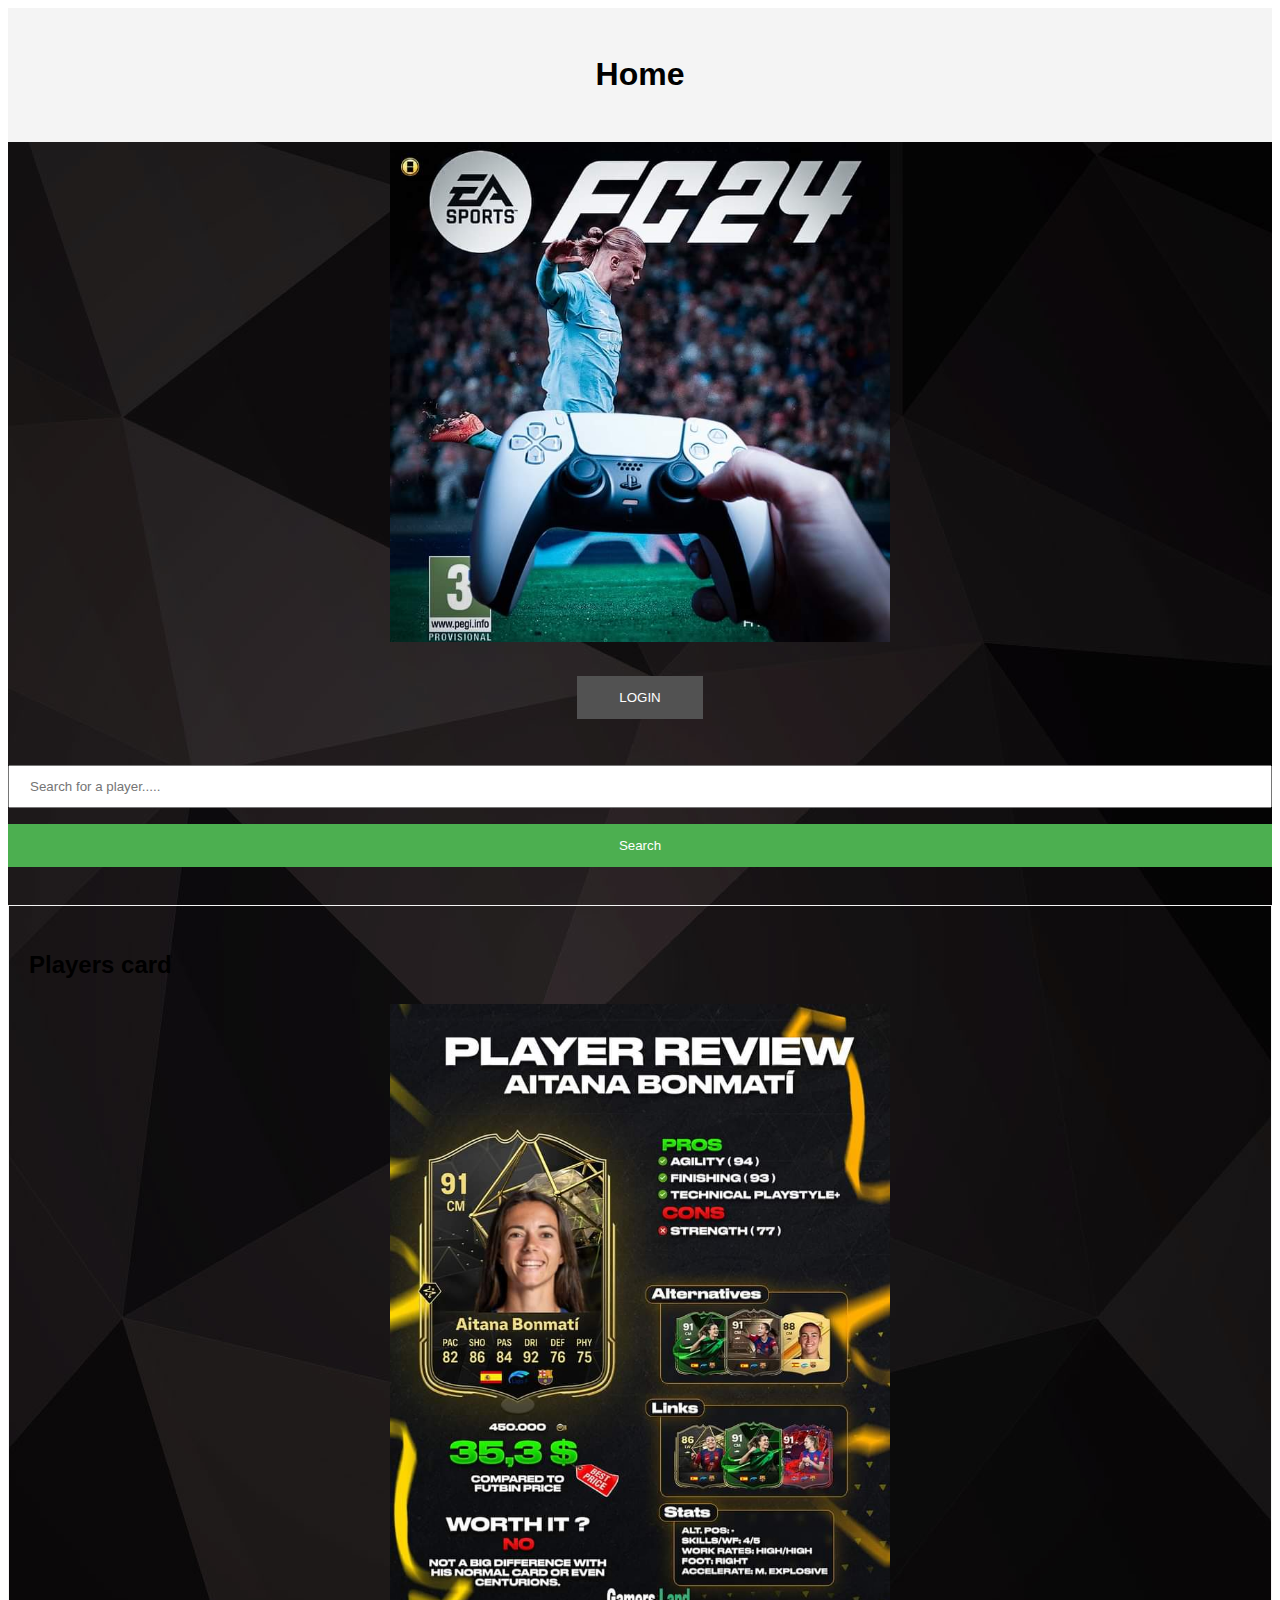
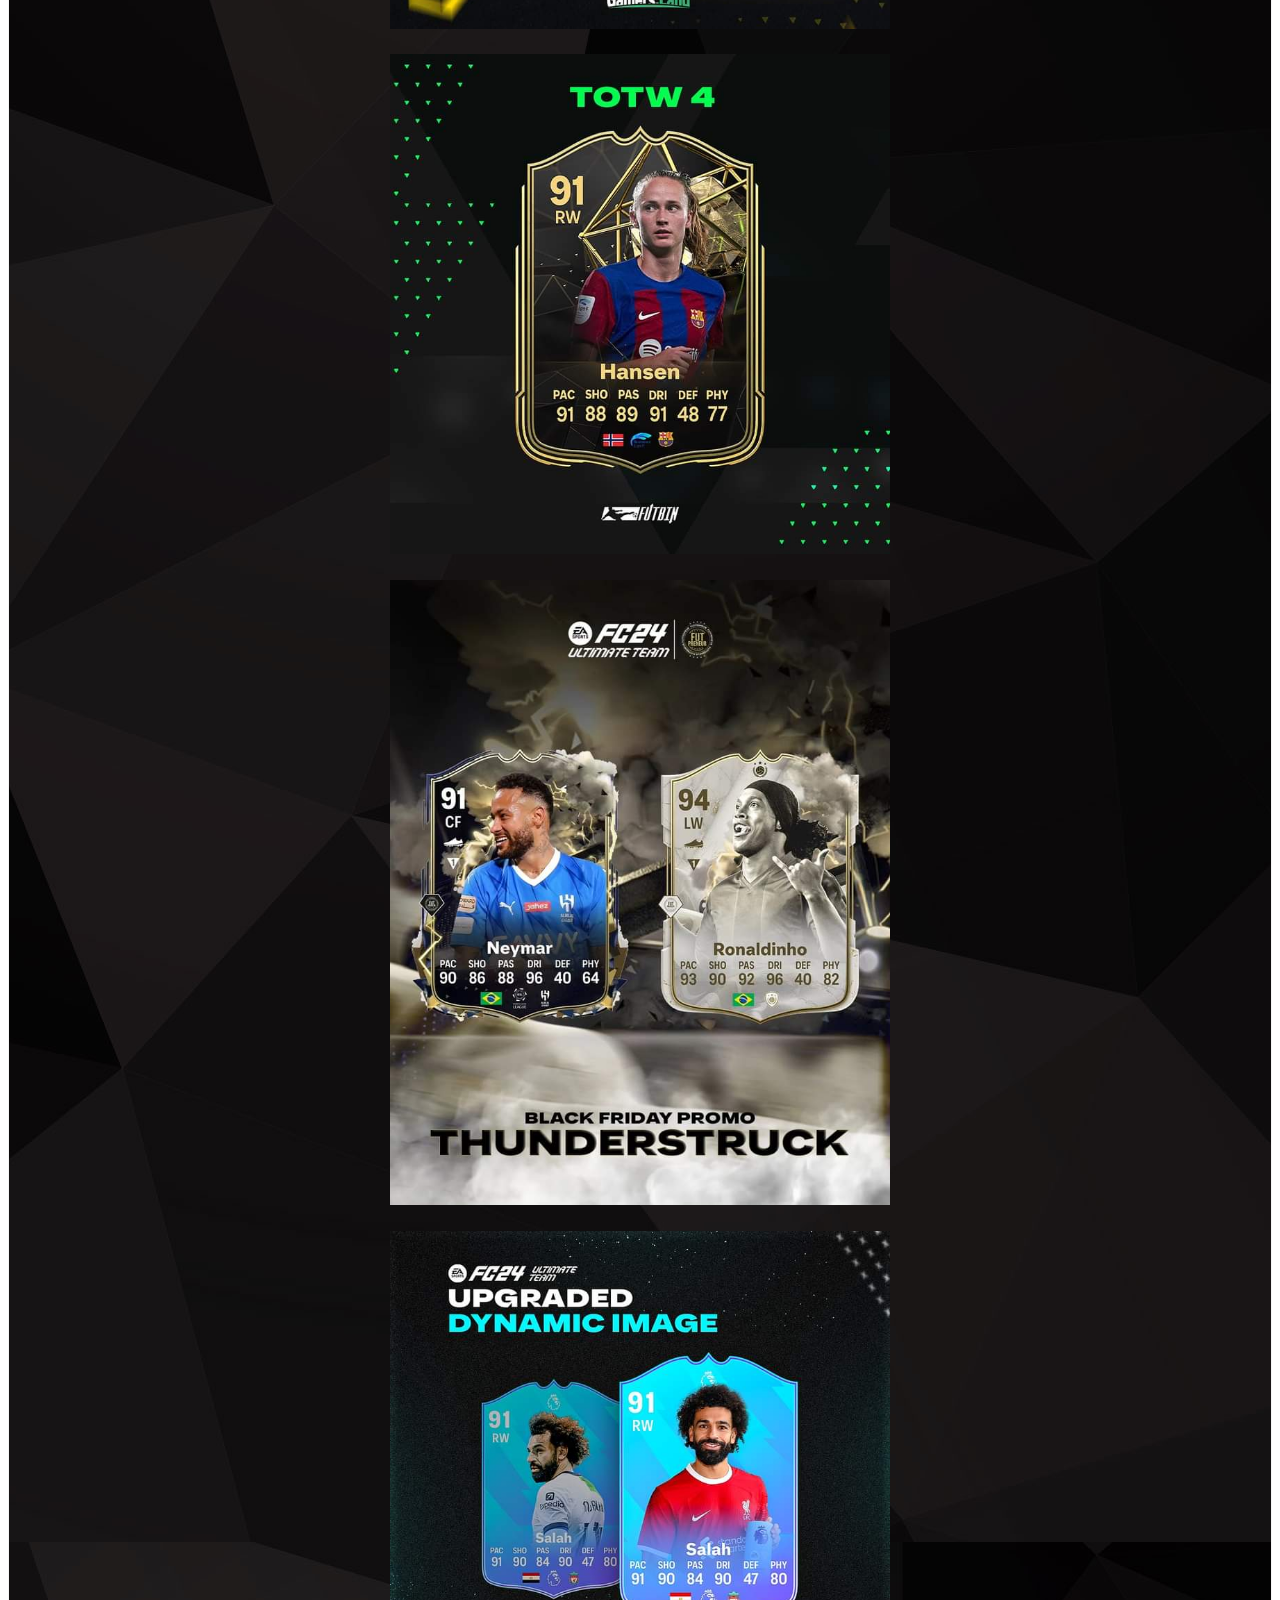
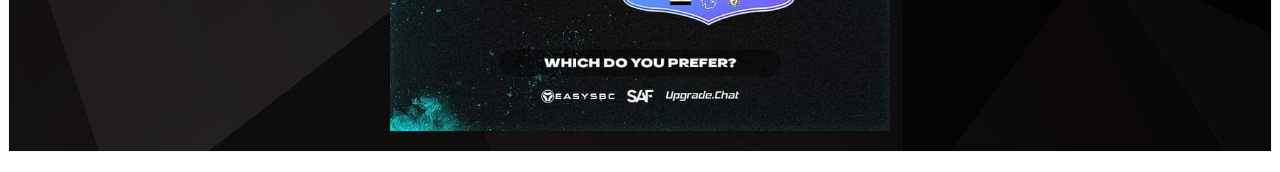
<file: index.html>
<!DOCTYPE html>
<html>

<head>
    <title>Home</title>
    <link rel="stylesheet" href="style.css">
</head>

<body>
    <header>
        <h1>Home</h1>
    </header>

    <main style="background-image: url('images/textured-metal-background.jpg');">

        <img src="images/main.jpeg" width="200">
        <br />
        <a href="log_in.html">
            <button type="submit" style="
                    background-color: #525252;
                    color: white;
                    padding: 14px 20px;
                    margin: 8px 0;
                    border: none;
                    cursor: pointer;
                    width: 10%;
                ">LOGIN</button></a>
        <section class="search">
            <form>
                <input type="text" placeholder="Search for a player.....">
                <button type="submit">Search</button>
            </form>
        </section>

        <section class="latest-news">
            <h2>Players card</h2>
            <!-- players content here -->

            <a href="player_1.html">
                <img src="images/bon.jpeg" width="200">
            </a>

            <br />

            <a href="Player_2.html">
                <img src="images/hasan.jpeg" width="200">
            </a>

            <br />

            <a href="Player_3.html">
                <img src="images/neymar.jpeg" width="200">
            </a>

            <br />

            <a href="Player_4.html">
                <img src="images/salah.jpeg" width="200">
            </a>
        </section>
    </main>
    <script>
        let userName = prompt("Enter your name:");
        window.alert("welcome" + " " +userName )

    </script>

</body>

</html>
</file>
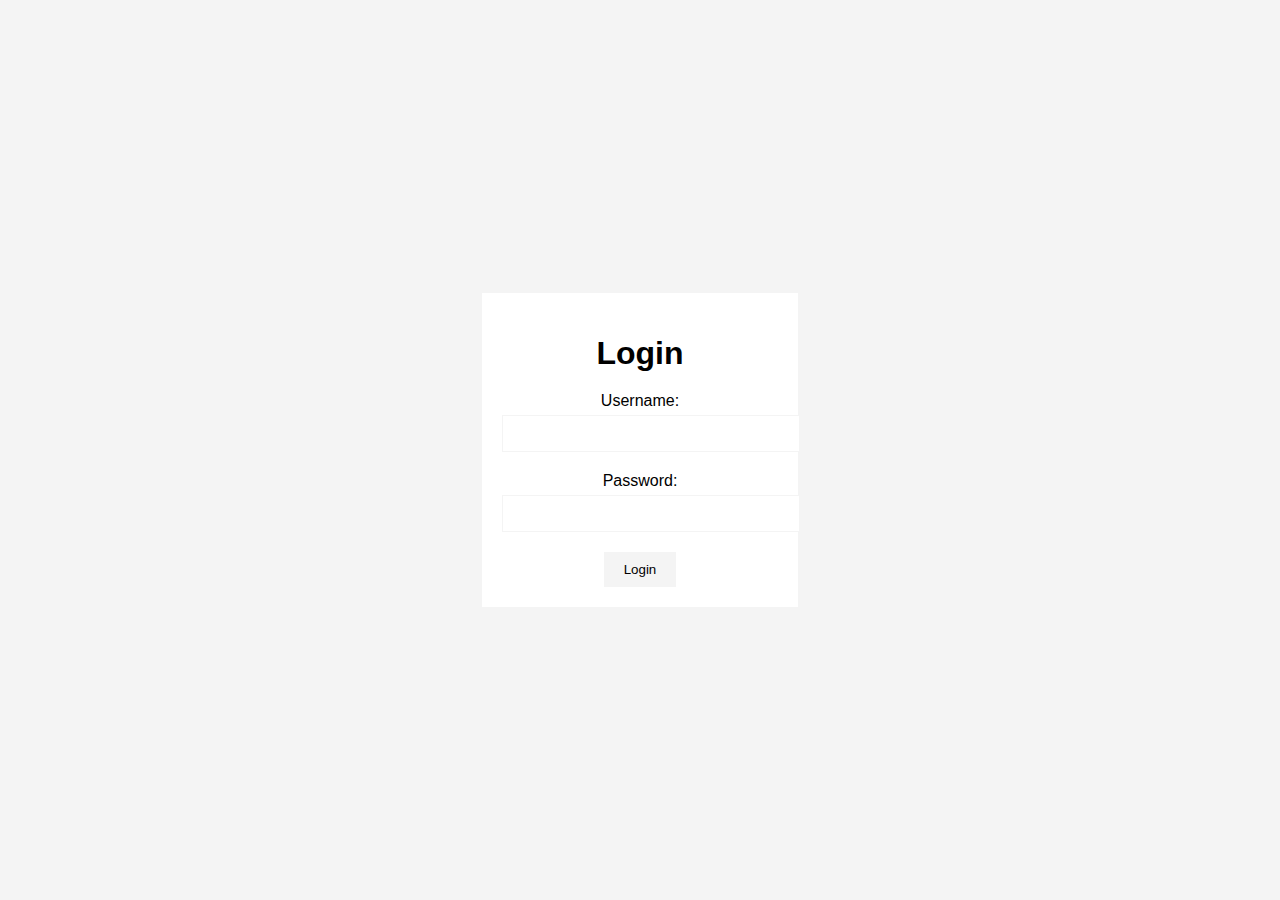
<file: log_in.html>
<!DOCTYPE html>
<html>
<head>
    <title>Login</title>
    <link rel="stylesheet" href="style_login.css">
</head>
<body>
    <div class="login-container">
        <h1>Login</h1>
        <form>
            <label for="username">Username:</label>
            <input type="text" id="username" name="username" required>

            <label for="password">Password:</label>
            <input type="password" id="password" name="password" required>

            <button type="submit">Login</button>
        </form>
    </div>
</body>
</html>
</file>
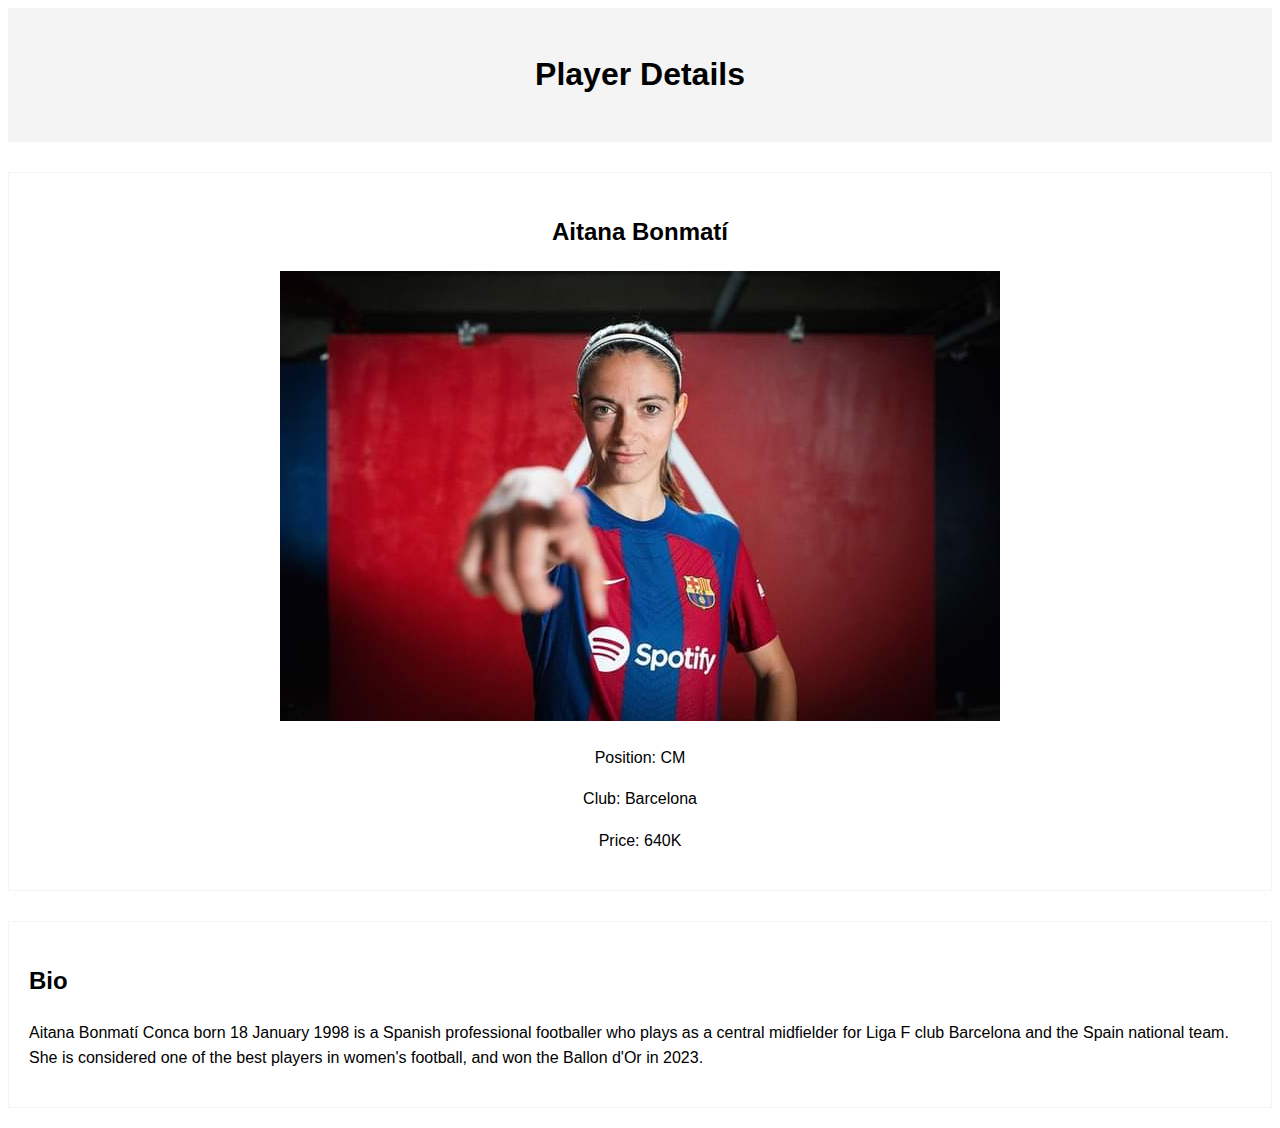
<file: player_1.html>
<!DOCTYPE html>
<html >
<head>
    <title>Player Details</title>
    <link rel="stylesheet" href="style_2.css">
</head>
<body>
    <header>
        <h1>Player Details</h1>
    </header>

    <main>
        <section class="player-info">
            <h2>Aitana Bonmatí</h2>
            <img src="images/bonmati.jpeg">
            <p>Position: CM</p>
            <p>Club: Barcelona</p>
            <p>Price: 640K</p>
        </section>

        <section class="player-bio">
            <h2>Bio</h2>
            <p>Aitana Bonmatí Conca born 18 January 1998 is a Spanish professional footballer who plays as a central midfielder for Liga F club Barcelona and the Spain national team. She is considered one of the best players in women's football, and won the Ballon d'Or in 2023.</p>
        </section>
    </main>

</body>
</html>
</file>
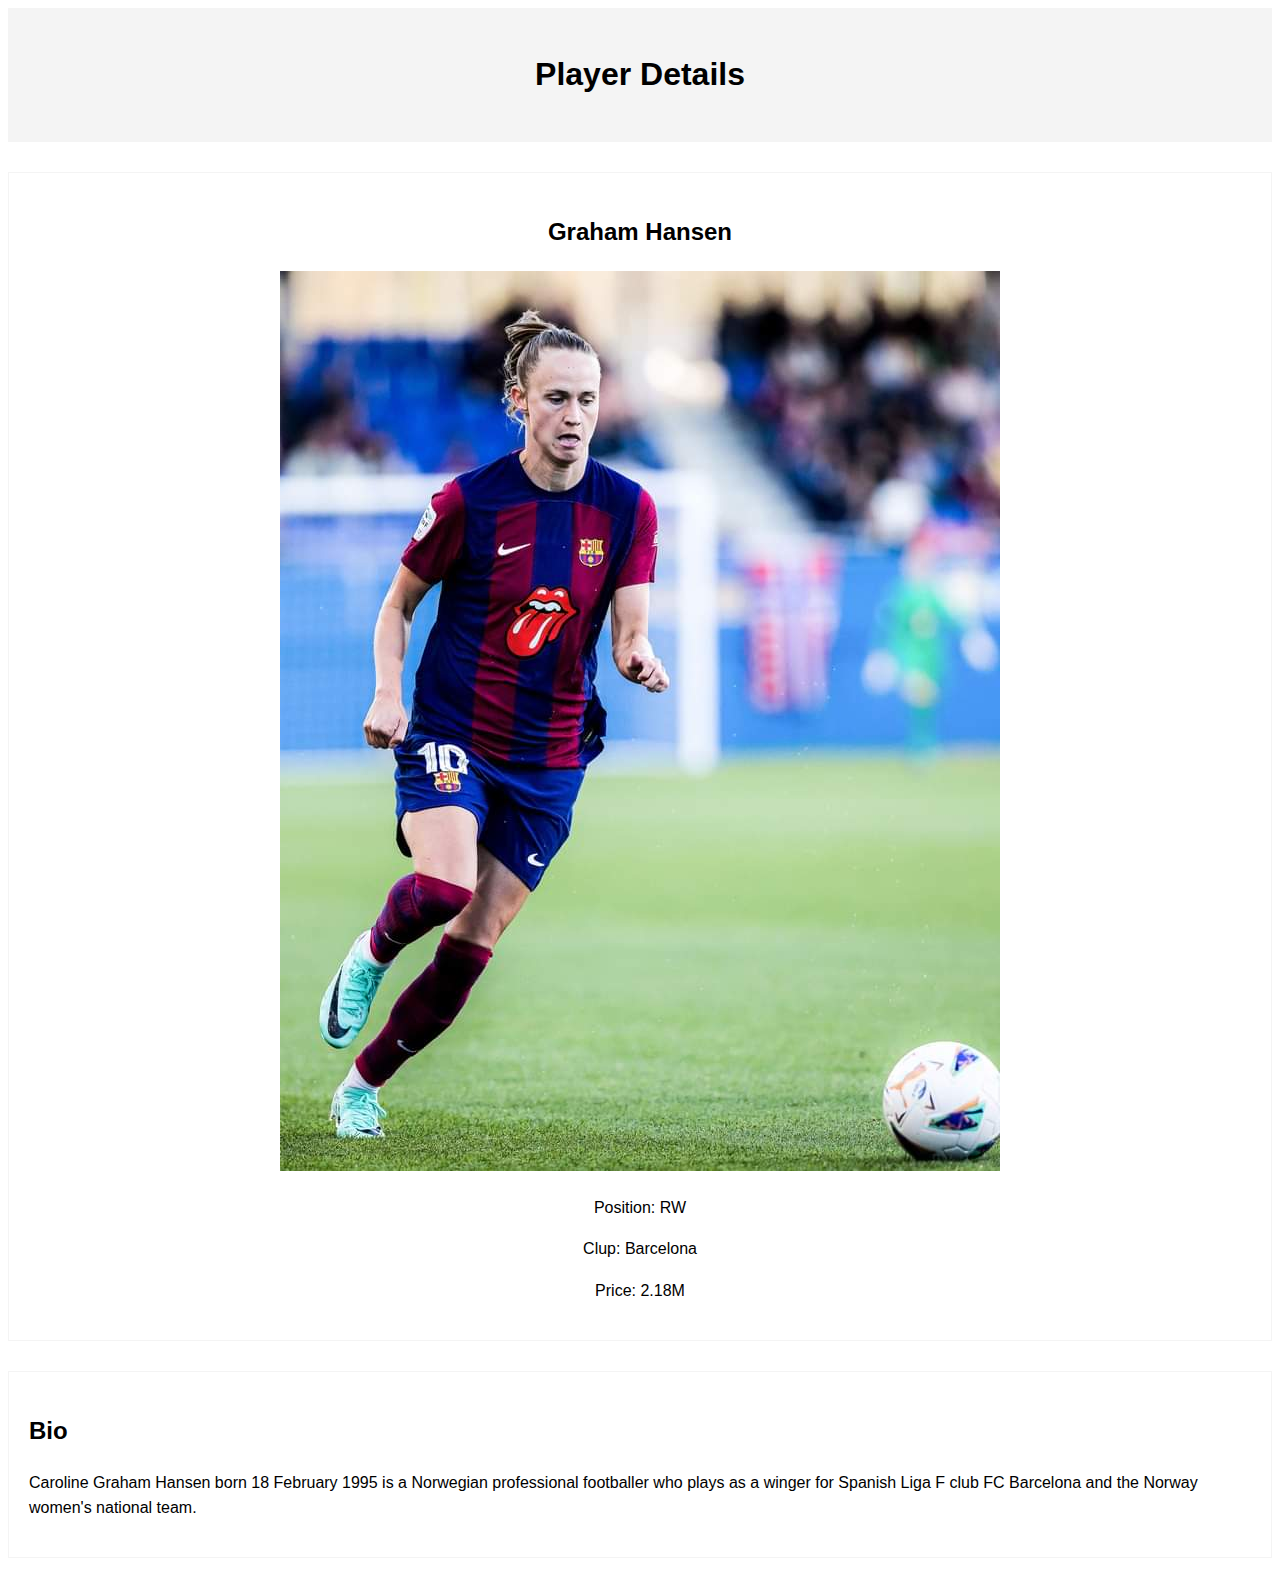
<file: Player_2.html>
<!DOCTYPE html>
<html >
<head>
    <title>Player Details</title>
    <link rel="stylesheet" href="style_2.css">
</head>
<body>
    <header>
        <h1>Player Details</h1>
    </header>

    <main>
        <section class="player-info">
            <h2>Graham Hansen</h2>
            <img src="images/hansen.jpeg">
            <p>Position: RW</p>
            <p>Clup: Barcelona</p>
            <p>Price: 2.18M</p>
        </section>

        <section class="player-bio">
            <h2>Bio</h2>
            <p>Caroline Graham Hansen born 18 February 1995 is a Norwegian professional footballer who plays as a winger for Spanish Liga F club FC Barcelona and the Norway women's national team.</p>
        </section>
    </main>

</body>
</html>
</file>
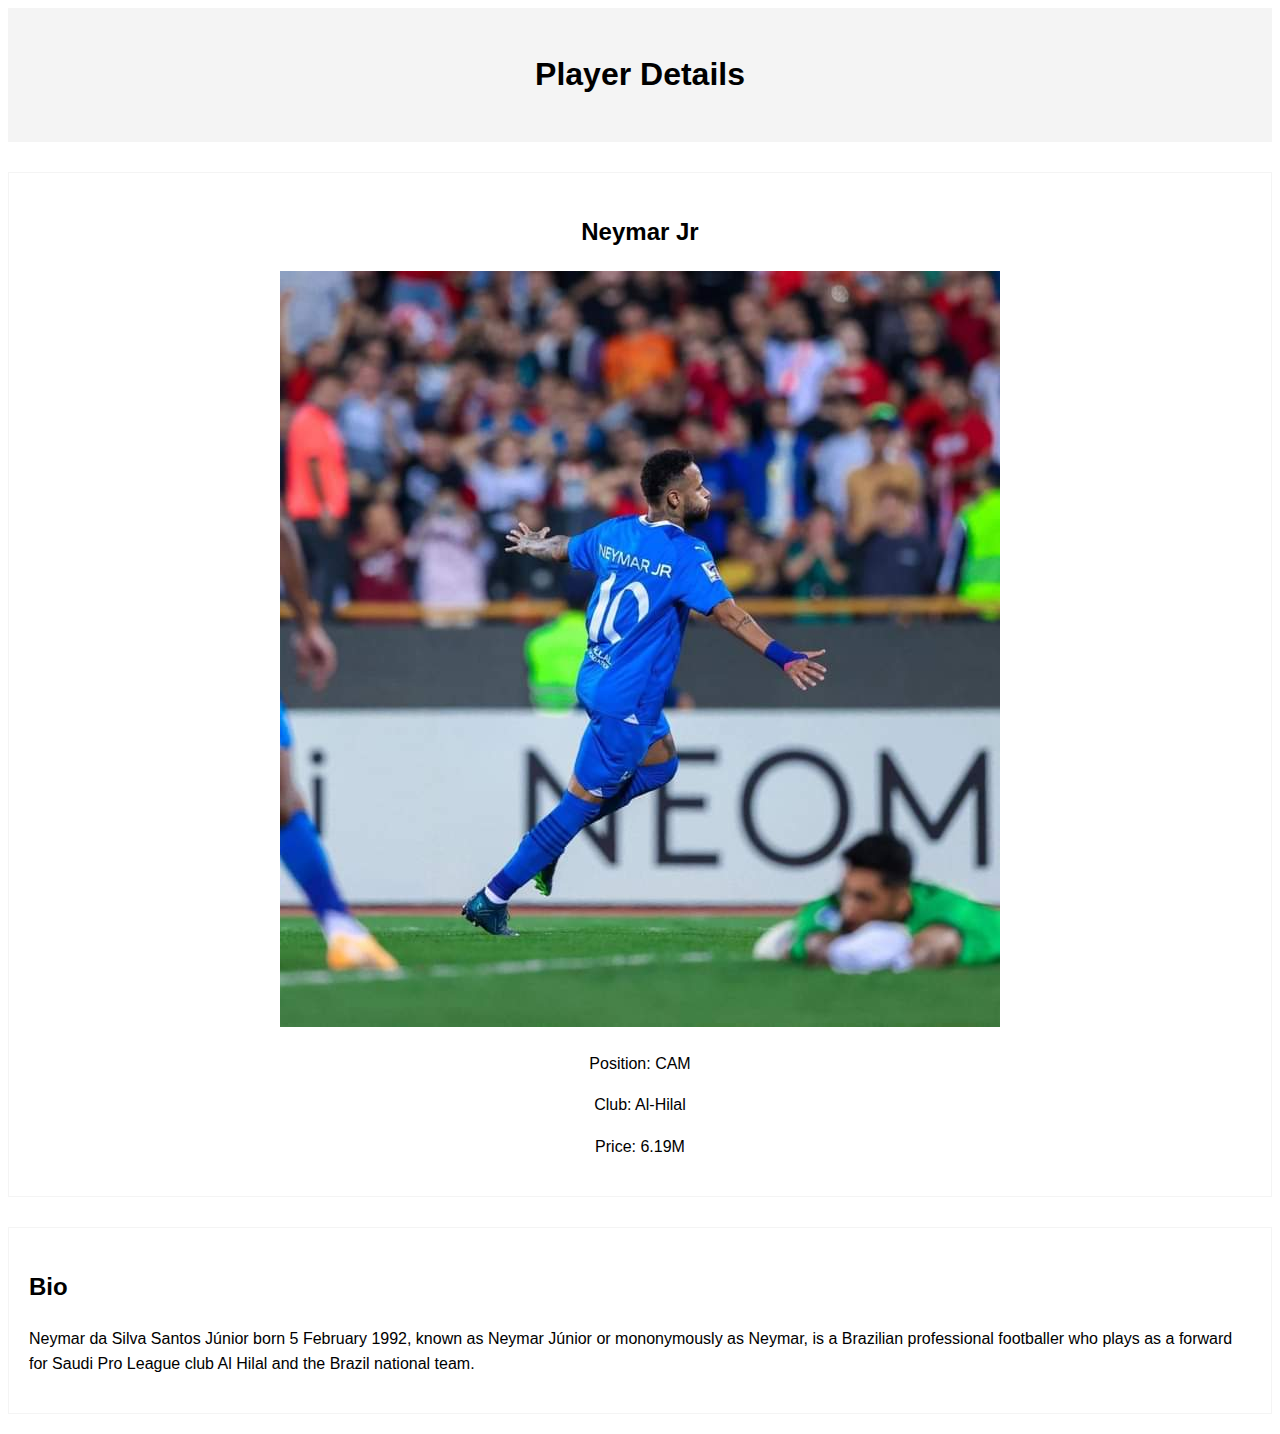
<file: Player_3.html>
<!DOCTYPE html>
<html >
<head>
    <title>Player Details</title>
    <link rel="stylesheet" href="style_2.css">
</head>
<body>
    <header>
        <h1>Player Details</h1>
    </header>

    <main>
        <section class="player-info">
            <h2>Neymar Jr</h2>
            <img src="images/neymar_jr.jpeg">
            <p>Position: CAM</p>
            <p>Club: Al-Hilal </p>
            <p>Price: 6.19M</p>
        </section>

        <section class="player-bio">
            <h2>Bio</h2>
            <p>Neymar da Silva Santos Júnior born 5 February 1992, known as Neymar Júnior or mononymously as Neymar, is a Brazilian professional footballer who plays as a forward for Saudi Pro League club Al Hilal and the Brazil national team.</p>
        </section>
    </main>

</body>
</html>
</file>
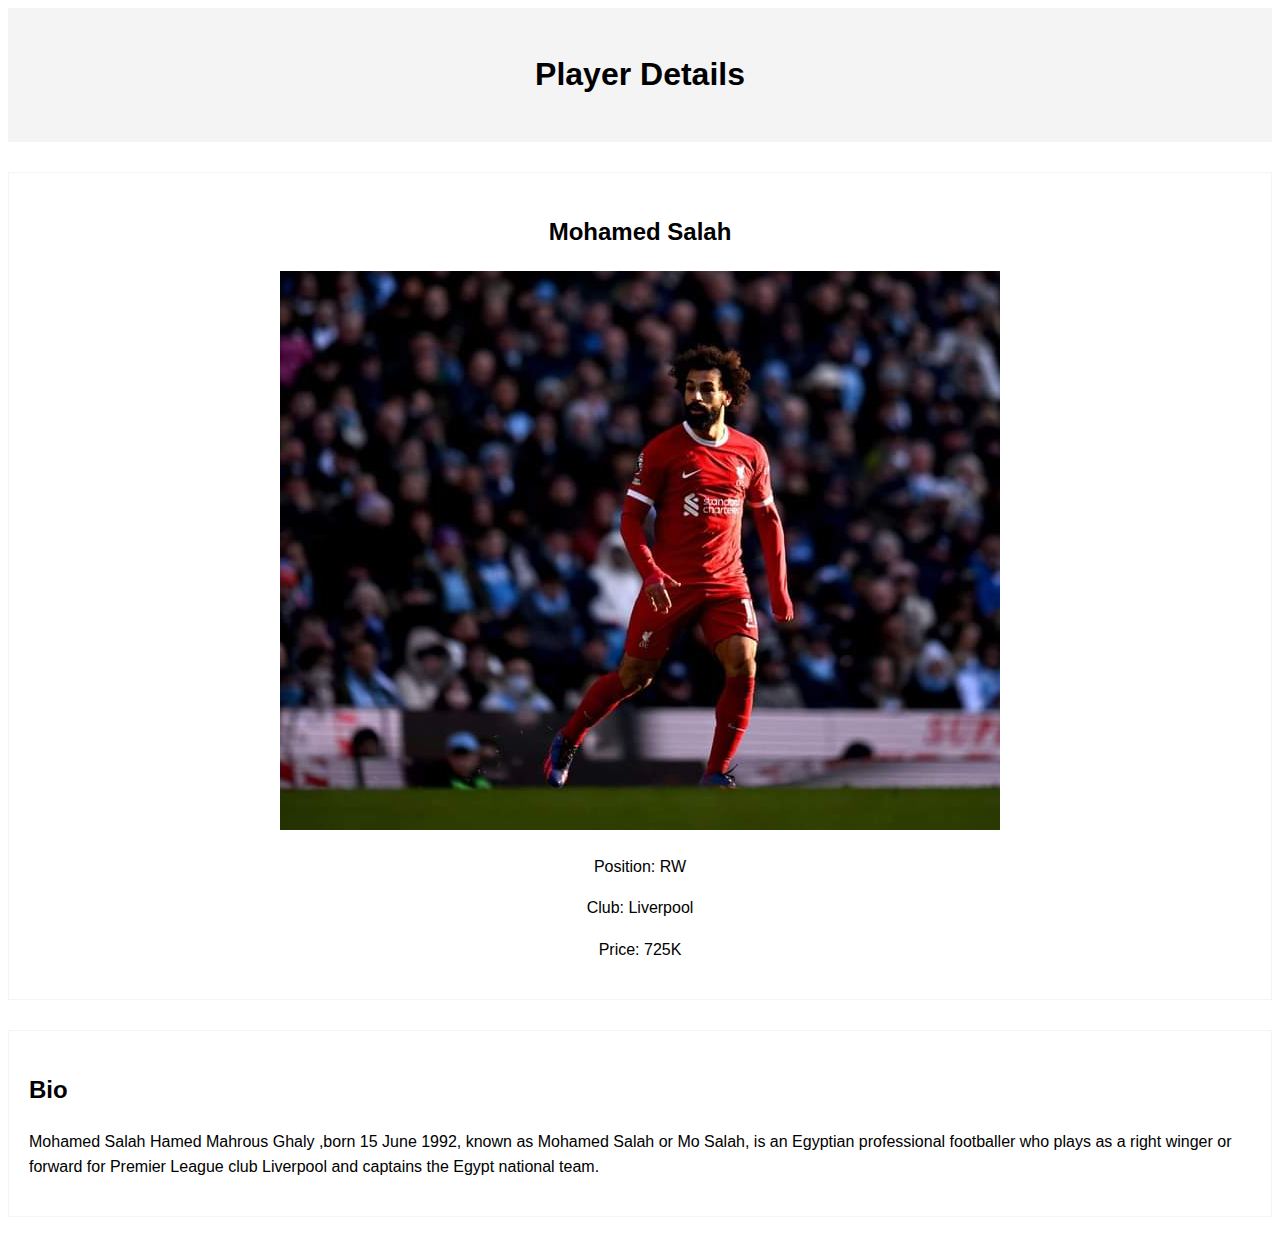
<file: Player_4.html>
<!DOCTYPE html>
<html >
<head>
    <title>Player Details</title>
    <link rel="stylesheet" href="style_2.css">
</head>
<body>
    <header>
        <h1>Player Details</h1>
    </header>

    <main>
        <section class="player-info">
            <h2>Mohamed Salah</h2>
            <img src="images/moo.jpeg">
            <p>Position: RW</p>
            <p>Club: Liverpool</p>
            <p>Price: 725K</p>
        </section>

        <section class="player-bio">
            <h2>Bio</h2>
            <p>Mohamed Salah Hamed Mahrous Ghaly ,born 15 June 1992, known as Mohamed Salah or Mo Salah, is an Egyptian professional footballer who plays as a right winger or forward for Premier League club Liverpool and captains the Egypt national team.</p>
        </section>
    </main>

</body>
</html>
</file>
<file: style.css>
body {
    font-family: Arial, sans-serif;
    line-height: 1.6;
}

header {
    background-color: #f4f4f4;
    padding: 20px;
    text-align: center;
}

 img {
    width: 500px;
    margin: 0 auto;
    display: flex;
justify-content: center;
align-items: center;
  }
  
a{
    display: flex;
    justify-content: center;
    align-items: center;
    text-decoration: none;
}
.search form {
    margin: 30px auto;
    text-align: center;
}

.search input[type="text"] {
    width: 100%;
    padding: 12px 20px;
    margin: 8px 0;
    box-sizing: border-box;
    
}

.search button[type="submit"] {
    background-color: #4CAF50;
    color: white;
    padding: 14px 20px;
    margin: 8px 0;
    border: none;
    cursor: pointer;
    width: 100%;
}

.latest-news {
    margin: 20px auto;
    padding: 20px;
    border: 1px solid #f4f4f4;
}

footer {
    background-color: #f4f4f4;
    padding: 20px;
    text-align: center;
}
</file>
<file: style_login.css>
body {
    font-family: Arial, sans-serif;
    display: flex;
    justify-content: center;
    align-items: center;
    height: 100vh;
    margin: 0;
    background-color: #f4f4f4;
}

.login-container {
    padding: 20px;
    border: 1px solid #f4f4f4;
    background-color: white;
    text-align: center;
}

h1 {
    margin-bottom: 20px;
}

label {
    display: block;
    margin-bottom: 5px;
}

input {
    margin-bottom: 20px;
    width: 100%;
    padding: 10px;
    border: 1px solid #f4f4f4;
}

button {
    padding: 10px 20px;
    background-color: #f4f4f4;
    border: none;
    cursor: pointer;
}

button:hover {
    background-color: #ddd;
}

a{
    text-decoration: none;
}
</file>
<file: style_2.css>
body {
    font-family: Arial, sans-serif;
    line-height: 1.6;
}

header {
    background-color: #f4f4f4;
    padding: 20px;
    text-align: center;
}

.player-info {
    margin: 30px auto;
    padding: 20px;
    border: 1px solid #f4f4f4;
    text-align: center;
}

.player-bio {
    margin: 20px auto;
    padding: 20px;
    border: 1px solid #f4f4f4;
}

footer {
    background-color: #f4f4f4;
    padding: 20px;
    text-align: center;
}

a {
    text-decoration: none;
}
</file>
